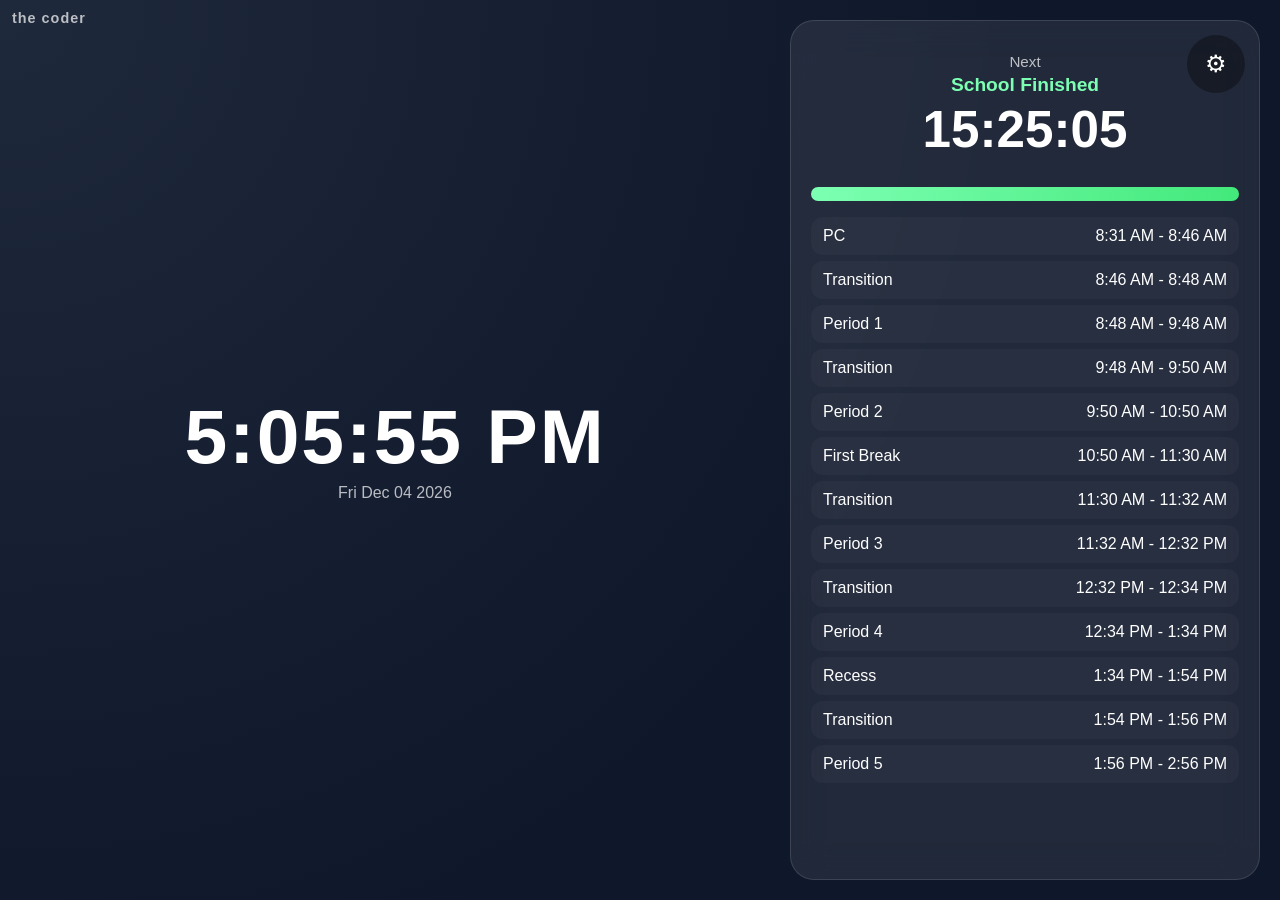
<file: index.html>
<!doctype html> 
<html lang="en">
<head>
<meta charset="UTF-8" />
<meta name="viewport" content="width=device-width,initial-scale=1" />
<title>School Clock</title>

<link rel="stylesheet" href="themes.css" />

<style>
*{
margin:0;
padding:0;
box-sizing:border-box
}

:root{
--accent:#7cffb2;
--bg1:#1e293b;
--bg2:#0f172a;
--panel:#ffffff14;
--border:#ffffff1f;
--text:#fff;
--item:#ffffff08;
--menu:#0f172af5
}

body{
font-family:Arial,sans-serif;
background:
radial-gradient(circle at top left,var(--bg1),var(--bg2) 65%);
color:var(--text);
overflow:hidden;
height:100vh
}

#app{
width:100%;
height:100%;
display:flex;
gap:20px;
padding:20px
}

#clockWrap{
flex:1;
display:flex;
align-items:center;
justify-content:center;
position:relative;
overflow:hidden;
min-width:0
}

#matrixCanvas{
position:absolute;
inset:0;
width:100%;
height:100%;
pointer-events:none;
opacity:0;
z-index:0
}

.theme-hacker #matrixCanvas{
opacity:.18
}

#centerClock{
display:flex;
flex-direction:column;
align-items:center;
justify-content:center;
z-index:2;
max-width:100%
}

#clock{
font-size:clamp(2.5rem,6vw,7rem);
font-weight:900;
letter-spacing:2px;
line-height:1;
white-space:nowrap;
text-align:center
}

#date{
margin-top:10px;
opacity:.7;
font-size:1rem;
text-align:center
}

#side{
width:min(470px,40vw);
height:100%;
background:var(--panel);
border:1px solid var(--border);
border-radius:24px;
backdrop-filter:blur(18px);
padding:20px;
display:flex;
flex-direction:column;
overflow:hidden;
position:relative
}

#menuBtn{
position:absolute;
top:14px;
right:14px;
width:58px;
height:58px;
font-size:1.5rem;
border:none;
border-radius:50%;
background:#0005;
color:#fff;
cursor:pointer;
z-index:5000
}

#menu{
position:absolute;
top:82px;
right:14px;
width:290px;
display:none;
flex-direction:column;
gap:8px;
padding:12px;
border-radius:18px;
background:var(--menu);
border:1px solid var(--border);
z-index:6000;
max-height:80vh;
overflow:auto
}

#menu.show{
display:flex
}

.menuButton{
border:none;
padding:14px;
border-radius:12px;
background:var(--item);
color:var(--text);
cursor:pointer;
font-weight:700;
text-align:left;
font-size:1rem
}

#appearancePanel{
display:none;
flex-direction:column;
gap:8px;
padding-top:8px;
border-top:1px solid var(--border)
}

#appearancePanel.showAppear{
display:flex
}

#infoArea{
display:flex;
flex-direction:column;
align-items:center;
justify-content:center;
gap:4px;
min-height:130px
}

#title{
opacity:.7;
font-size:.95rem
}

#next{
font-size:1.2rem;
font-weight:900;
color:var(--accent);
text-align:center
}

#countdown{
font-size:clamp(1.5rem,4vw,4rem);
font-weight:900;
text-align:center
}

#progressWrap{
height:14px;
border-radius:999px;
overflow:hidden;
background:var(--item);
margin:16px 0;
flex-shrink:0
}

#progressBar{
height:100%;
width:0%;
background:
linear-gradient(
90deg,
#7cffb2,
#43e97b
);
transition:.4s
}

#list{
flex:1;
overflow-y:auto;
display:flex;
flex-direction:column;
gap:6px
}

.item{
display:flex;
justify-content:space-between;
padding:10px 12px;
border-radius:12px;
background:var(--item)
}

.active{
background:#7cffb224;
color:var(--accent);
font-weight:800
}

@media(max-width:1100px){
body{
overflow:auto
}
#app{
flex-direction:column;
padding:10px;
gap:10px;
height:auto;
min-height:100vh
}
#side{
width:100%
}
#clock{
font-size:clamp(2rem,9vw,4rem)
}
#countdown{
font-size:clamp(1.4rem,8vw,3rem)
}
}
</style>
</head>

<body>

<div id="app">

<div id="clockWrap">

<canvas id="matrixCanvas"></canvas>

<div id="centerClock">

<div id="clock"></div>

<div id="date"></div>

</div>

</div>

<div id="side">

<button id="menuBtn">⚙</button>

<div id="menu">

<button class="menuButton"
onclick="toggleAppearancePanel()">
Appearances
</button>

<!-- New Button for Notes/Changes -->
<button class="menuButton" onclick="toggleNotes()">Notes / Changes</button>

<div id="appearancePanel">

<!-- Theme buttons -->
<button class="menuButton" onclick="setAppearance('default-dark')">Default Dark</button>
<button class="menuButton" onclick="setAppearance('default-light')">Default Light</button>
<button class="menuButton" onclick="setAppearance('sunset-dark')">Sunset</button>
<button class="menuButton" onclick="setAppearance('moon-dark')">Moon</button>
<button class="menuButton" onclick="setAppearance('void-dark')">Void</button>
<button class="menuButton" onclick="setAppearance('admin-dark')">Admin</button>
<button class="menuButton" onclick="setAppearance('hacker-dark')">Hacker</button>

</div>

<!-- Notes/Changes Modal -->
<div id="notesModal" style="display:none; position:fixed; inset:0; background:#0008; align-items:center; justify-content:center; z-index:10000;">
  <div style="background:#fff; padding:20px; border-radius:10px; max-width:600px; max-height:80vh; overflow:auto; color:#000;">
    <h2 style="margin-bottom:12px;">Notes & Changes</h2>
    <h3>Changes</h3>
    <ul>
      <li>v10 is out</li>
      <li>Changes are: Added pm/am for schedule, everything is now free</li>
    </ul>
    <h3>Notes</h3>
    <ul>
    <li>Update coming is NOT soon guys</li>
    <li>This is a website made as a resource for students, I apologies to teachers/schools that have to deal with people not paying attention in class instead of doing work.</li>
    <li>Check out my other websites, when i make them i will put them here-  <a href="https://arwining.github.io/Learning-tool-hub/">Hub</a></li>
    </ul>
    <button onclick="toggleNotes()">Close</button>
  </div>
</div>

<button class="menuButton" onclick="toggle24Hour()">
Toggle 24 Hour
</button>

<button class="menuButton" onclick="changeOffset()">
Clock Offset
</button>

<button class="menuButton" onclick="editSchedule()">
Schedule Editor
</button>

<button class="menuButton" onclick="importSchedule()">
Import Schedule
</button>

<button class="menuButton" onclick="exportSchedule()">
Export Schedule
</button>

<button class="menuButton" onclick="resetDefaultSchedule()">
Reset Default Schedule
</button>

</div>

<div id="infoArea">

<div id="title"></div>
<div id="next"></div>
<div id="countdown"></div>

</div>

<div id="progressWrap">
<div id="progressBar"></div>
</div>

<div id="list"></div>

</div>

</div>

<!-- Moon overlay canvas -->
<canvas id="moonCanvas" style="display:none; position:fixed; inset:0; pointer-events:none; z-index:-1;"></canvas>

<input type="file" id="fileInput" hidden />

<script src="matrix.js"></script>
<script src="clock-core-main.js"></script>
<script src="clock-core-ui.js"></script>
<script src="clock-core-themes.js"></script>

<!-- Toggle notes and moon drawing -->
<script>
function toggleNotes() {
  const modal = document.getElementById('notesModal');
  if (modal.style.display === 'none' || !modal.style.display) {
    modal.style.display = 'flex';
  } else {
    modal.style.display = 'none';
  }
}
</script>

<!-- Moon drawing logic -->
<script>
const moonCanvas = document.getElementById('moonCanvas');
const moonCtx = moonCanvas ? moonCanvas.getContext('2d') : null;

function resizeMoonCanvas() {
  if (moonCanvas) {
    moonCanvas.width = window.innerWidth;
    moonCanvas.height = window.innerHeight;
  }
}

function drawMoon() {
  if (!moonCtx || !moonCanvas) return;
  moonCtx.clearRect(0, 0, moonCanvas.width, moonCanvas.height);
  const w = moonCanvas.width;
  const h = moonCanvas.height;
  const moonX = w * 0.8; // right side
  const moonY = h * 0.2; // top
  const radius = Math.min(w, h) * 0.1;

  // Draw full circle (moon)
  moonCtx.fillStyle = '#f0e68c'; // moon color
  moonCtx.beginPath();
  moonCtx.arc(moonX, moonY, radius, 0, Math.PI * 2);
  moonCtx.fill();

  // Overlay to create crescent shape
  moonCtx.globalCompositeOperation = 'destination-out';
  moonCtx.beginPath();
  moonCtx.arc(moonX + radius * 0.3, moonY, radius * 0.8, 0, Math.PI * 2);
  moonCtx.fill();

  moonCtx.globalCompositeOperation = 'source-over';
}

// Override applyTheme to include moon drawing
const originalApplyTheme = applyTheme;
function applyTheme() {
  originalApplyTheme();
  const theme = localStorage.getItem(TH);
  handleThemeChange(theme);
}

function handleThemeChange(themeName) {
  if (!moonCanvas || !moonCtx) return;
  if (themeName === 'moon-dark') {
    moonCanvas.style.display = 'block';
    resizeMoonCanvas();
    drawMoon();
  } else {
    moonCanvas.style.display = 'none';
  }
}

window.addEventListener('resize', () => {
  const theme = localStorage.getItem(TH);
  if (theme === 'moon-dark') {
    resizeMoonCanvas();
    drawMoon();
  }
});
</script>
</file>
<file: themes.css>
/* =========================
GLOBAL
========================= */

body{
transition:
background .35s,
color .35s;
}

/* =========================
DEFAULT LIGHT
========================= */

body.light{
--accent:#2563eb;
background:
linear-gradient(
135deg,
#f4f7fb,
#dbeafe
);
color:#111827;
}

/* =========================
SUNSET
========================= */

.theme-sunset{
--accent:#ffb347;

background:
linear-gradient(
135deg,
#ff6b6b,
#feca57,
#5f27cd
);

background-size:300% 300%;

animation:
sunsetMove 18s ease infinite;

color:white;
}

@keyframes sunsetMove{

0%{
background-position:0% 50%;
}

50%{
background-position:100% 50%;
}

100%{
background-position:0% 50%;
}

}

/* =========================
MOON
========================= */

.theme-moon{
--accent:#bcd4ff;

background:
linear-gradient(
180deg,
#0f172a,
#111827,
#1e293b
);

color:white;
}

/* =========================
VOID
========================= */

.theme-void{
--accent:#b026ff;

background:
radial-gradient(
circle at center,
#1a0228,
#05010a 70%
);

color:white;

position:relative;
overflow:hidden;
}

/* BLACK HOLE */

.theme-void::before{
content:"";

position:fixed;

left:50%;
top:50%;

width:700px;
height:700px;

transform:
translate(-50%,-50%);

border-radius:50%;

background:
radial-gradient(
circle,
#000 0%,
#000 18%,
#7e22ce55 24%,
transparent 34%
);

animation:
voidSpin 18s linear infinite;

z-index:-10;

pointer-events:none;

opacity:.9;
}

@keyframes voidSpin{

from{
transform:
translate(-50%,-50%)
rotate(0deg)
}

to{
transform:
translate(-50%,-50%)
rotate(360deg)
}

}

/* =========================
HACKER
========================= */

.theme-hacker{
--accent:#00ff88;

background:black;

color:#00ff88;
}

/* MATRIX LAYER */

.theme-hacker #matrixCanvas{
opacity:.22 !important;
}

/* glowing hacker clock */

.theme-hacker #clock{
text-shadow:
0 0 6px #00ff88,
0 0 18px #00ff88,
0 0 42px #00ff88;
}

/* =========================
ADMIN
========================= */

.theme-admin{
--accent:#4db8ff;

background:
radial-gradient(
circle at center,
#07111f 0%,
#02060d 70%
);

color:#dff4ff;

position:relative;
overflow:hidden;
}

/* glowing blue swirl */

.theme-admin::before{
content:"";

position:fixed;
left:50%;
top:50%;

width:1600px;
height:1600px;

transform:
translate(-50%,-50%);

border-radius:50%;

background:
conic-gradient(
from 0deg,
transparent,
#38bdf822,
transparent,
#60a5fa33,
transparent,
#0ea5e922,
transparent
);

animation:
adminSwirl 18s linear infinite;

filter:
blur(10px);

opacity:.9;

pointer-events:none;

z-index:-11;
}

/* moving rings */

.theme-admin::after{
content:"";

position:fixed;
inset:-30%;

background:
repeating-radial-gradient(
circle at center,
transparent 0px,
transparent 24px,
#38bdf80f 26px,
transparent 30px
);

animation:
adminPulse 8s ease-in-out infinite;

pointer-events:none;

z-index:-10;

opacity:.5;
}

@keyframes adminSwirl{

from{
transform:
translate(-50%,-50%)
rotate(0deg)
scale(1);
}

50%{
transform:
translate(-50%,-50%)
rotate(180deg)
scale(1.08);
}

to{
transform:
translate(-50%,-50%)
rotate(360deg)
scale(1);
}

}

@keyframes adminPulse{

0%,100%{
transform:scale(1);
opacity:.3;
}

50%{
transform:scale(1.08);
opacity:.7;
}

}

/* glowing admin clock */

.theme-admin #clock{
color:#7dd3fc;

text-shadow:
0 0 8px #38bdf8,
0 0 20px #38bdf8,
0 0 40px #0ea5e9,
0 0 80px #0284c7;
}

/* =========================
CODER LABEL
========================= */

#coderTag{
position:fixed;
top:10px;
left:12px;
font-size:.9rem;
opacity:.7;
pointer-events:none;
z-index:99999;
font-weight:700;
letter-spacing:1px;
}
</file>
